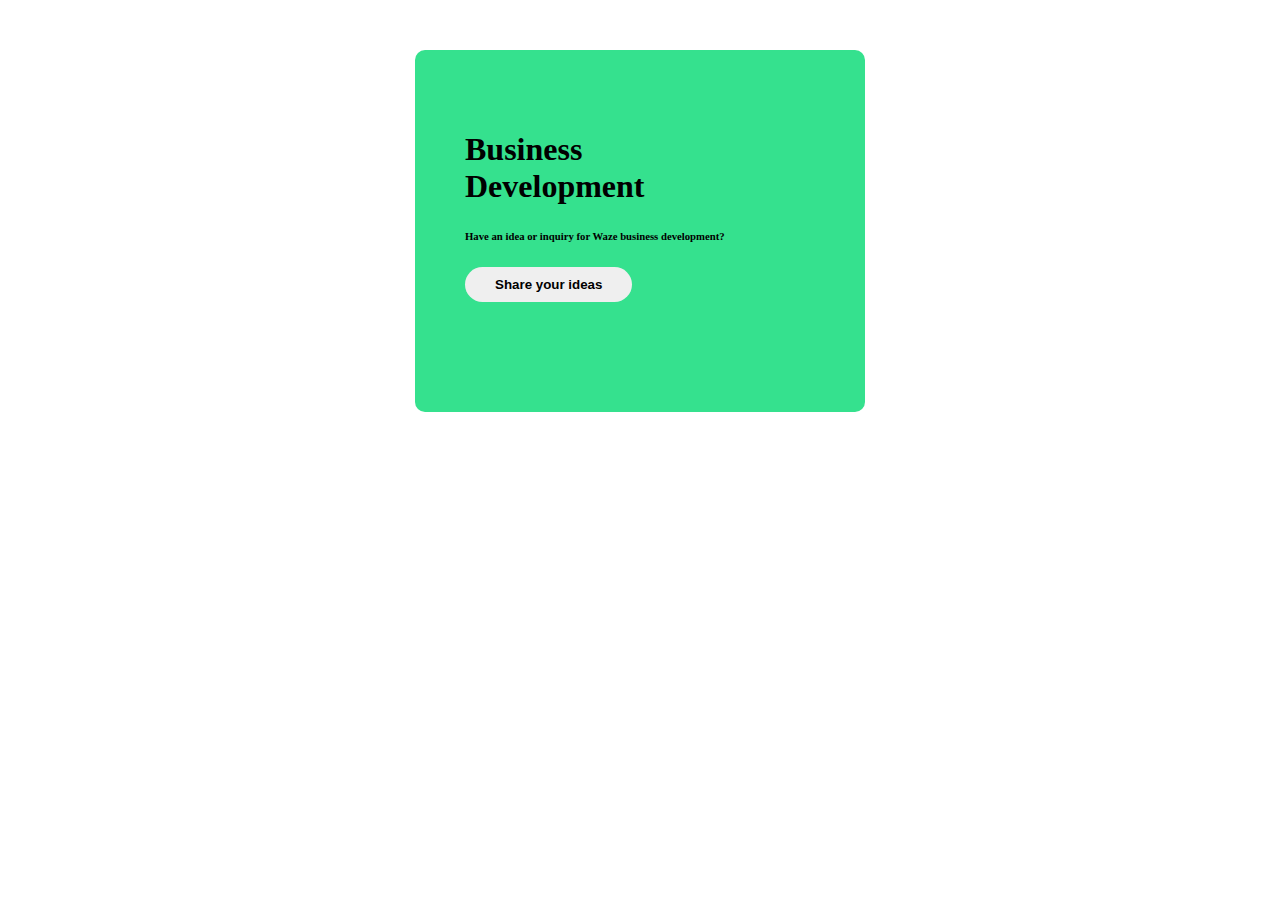
<file: BusinessDevPopup/index.html>
<!DOCTYPE html>
<html lang="en">
<head>
    <meta charset="UTF-8">
    <meta name="viewport" content="width=device-width, initial-scale=1.0">
    <title>Document</title>
    <link rel="stylesheet" href="style.css">
</head>
<body>
    <div class="box1">
        <h1>Business <br>Development</h1>
        <h6>Have an idea or inquiry for Waze business development?</h6>
        <button class="btn">Share your ideas </button>
    </div>
</body>
</html>
</file>
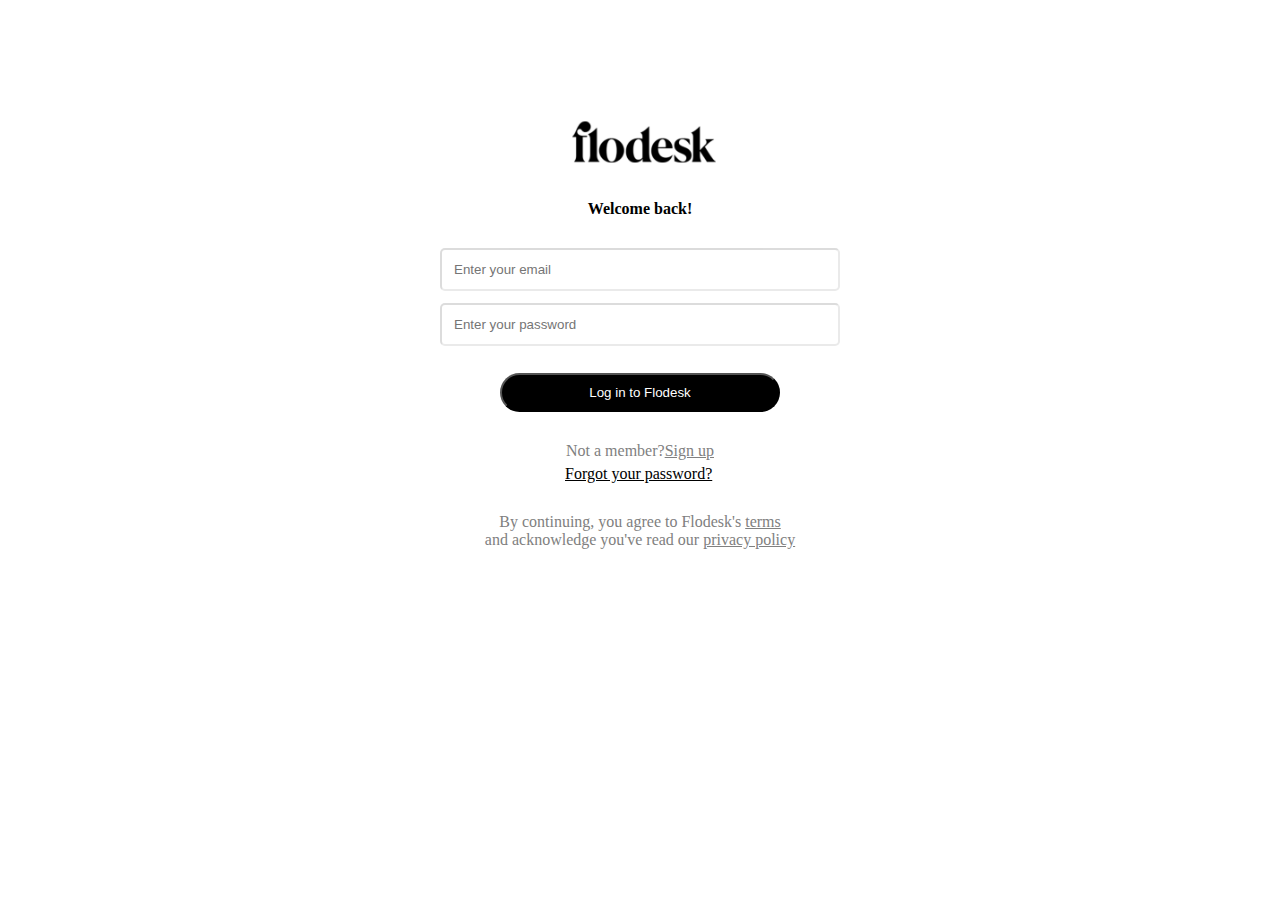
<file: Flodesk_loginpage/index.html>
<!DOCTYPE html>
<html lang="en">
<head>
    <meta charset="UTF-8">
    <meta name="viewport" content="width=device-width, initial-scale=1.0">
    <title>Login-page</title>
    <link rel="stylesheet" href="style.css">
</head>
<body>
    <div class="box">
        <img src="image.webp" class="image center">
        <p class="para center">Welcome back!</p>
        <input type="email" class="mail" placeholder="Enter your email">
        <input type="password" class="pwd" placeholder="Enter your password">
        <button class="btn center">Log in to Flodesk</button>
        <p class="sign light">Not a member?<a href=" ">Sign up</a></p>
        <a href=" " class="cen">Forgot your password?</a>
        <p class="sign light">By continuing, you agree to Flodesk's <a href=" ">terms</a><br>and acknowledge you've read our <a href=" ">privacy policy</a></p>

    </div>  
</body>
</html>
</file>
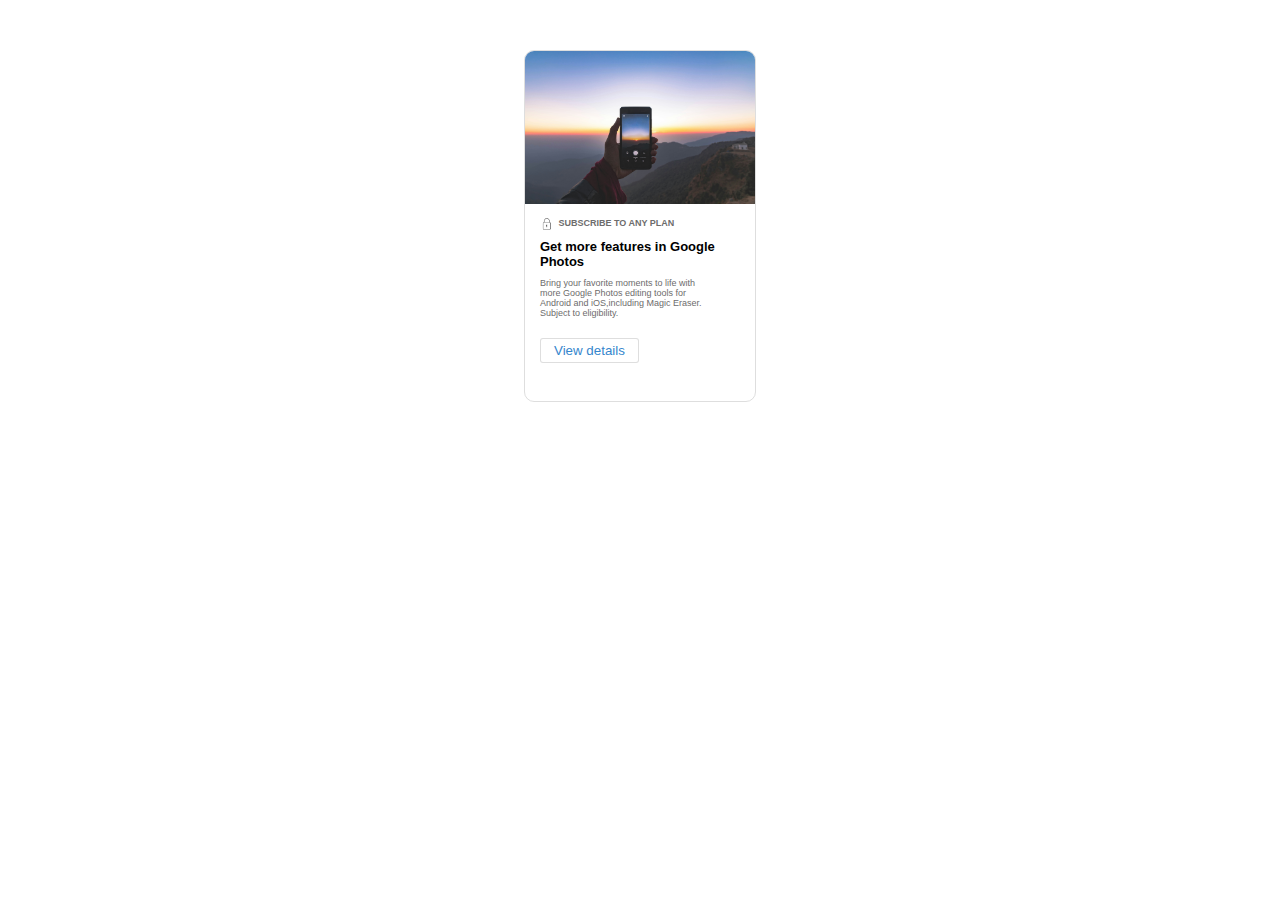
<file: GooglePhotosPopup/index.html>
<!DOCTYPE html>
<html lang="en">
<head>
    <meta charset="UTF-8">
    <meta name="viewport" content="width=device-width, initial-scale=1.0">
    <title>Google Photos</title>
    <link rel="stylesheet" href="style.css">
</head>
<body>
    <div class="box">
        <img src="photo.jpg" class="image">
        <div class="inner_box">
            <img src="lock.png" class="lock">
            <p class="para">SUBSCRIBE TO ANY PLAN</p>
        </div>
        <p class="features">Get more features in Google<br>Photos</p>
        <p class="lines">Bring your favorite moments to life with<br> more Google Photos editing tools for<br> Android and iOS,including Magic Eraser.<br>Subject to eligibility.</p>
        <button class="btn">View details</button>
    </div>
</body>
</html>
</file>
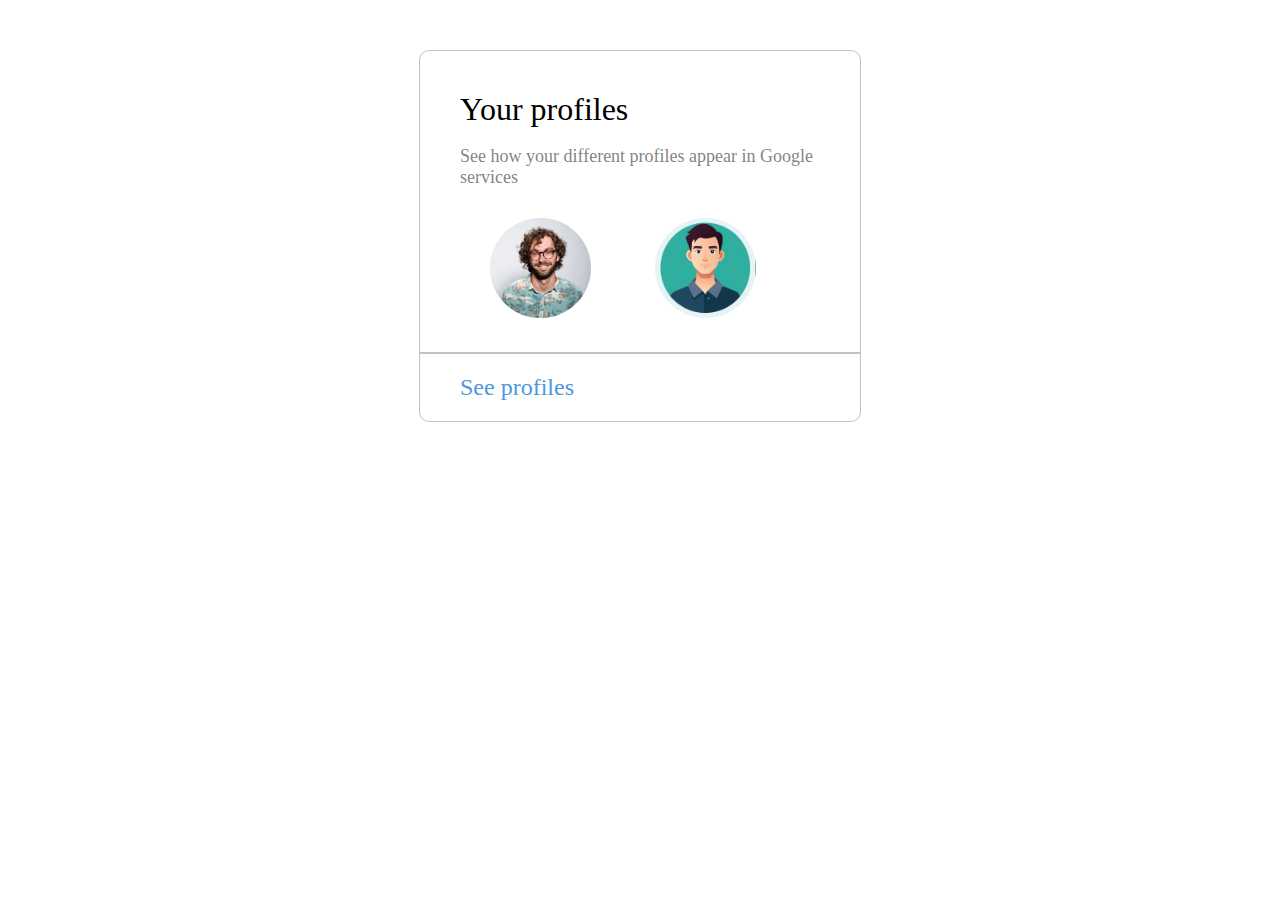
<file: Profile_googleservices/index.html>
<!DOCTYPE html>
<html lang="en">
<head>
    <meta charset="UTF-8">
    <meta name="viewport" content="width=device-width, initial-scale=1.0">
    <title>Profile</title>
    <link rel="stylesheet" href="style.css">
</head>
<body>
    <div class="box">
        <div class="first-box">
            <p class="para">Your profiles</p>
            <p class="lines">See how your different profiles appear in Google<br>services</p>
            <div class="inner-box">
                <img src="orig.png" class="image">
                <img src="anime.png" class="image">
            </div>
        </div>
        <div class="second-box">
            See profiles
        </div>
    </div>
</body>
</html>
</file>
<file: BusinessDevPopup/style.css>
.box1{
    border-radius: 10px;
    margin:50px auto;
    width:350px;
    padding:60px 50px;
    padding-bottom: 110px;
    font-family:Cambria, Cochin, Georgia, Times, 'Times New Roman', serif;
    background-color:rgb(53, 225, 142);
}
.btn{
    border:none;
    border-radius: 40px;
    padding: 10px 30px;
    font-weight: bold;
}
</file>
<file: Flodesk_loginpage/style.css>
.box{
    width:400px;
    margin:100px auto;
}
.center{
    display: block;
    margin-left: auto;
    margin-right: auto;
}
.image{
    height:100px;
}
a{
    color: inherit;
}
p{
    text-align: center;
    margin-bottom: 30px;
}
.para{
    font-weight: bold;
    margin-top: 0px;
}
.mail,
.pwd{
    width:100%;
    padding:12px;
    box-sizing: border-box;
    margin-bottom: 12px;
    border-color: rgba(128, 128, 128, 0.166);
    border-radius: 5px;
}
.cen{
    margin-left: 125px;
}
.sign{
    margin-top:30px;
    margin-bottom:5px;
}
.btn{
    width:70%;
    margin-top: 15px;
    background-color: black;
    color:white;
    padding:10px 30px;
    border-radius: 30px;
}
.light{
    color:rgb(128, 128, 128);
}
</file>
<file: GooglePhotosPopup/style.css>
.box{
    height:320px;
    width:230px;
    padding-bottom:30px;
    border:1px solid rgba(188, 187, 187, 0.485);
    border-radius: 10px;
    margin:50px auto;
    font-family:'Segoe UI', Tahoma, Geneva, Verdana, sans-serif;
}
.image{
    width:100%; 
    border-radius: 9px 9px 0px 0px;   
}
.inner_box{
    display:flex;
    margin-left:15px;
}
.lock{
    height: 17px;
    margin-top:7.5px;
}
.para{
    padding-left:4px;
    font-size:xx-small;
    font-weight: bold;
    color:rgb(109, 108, 108);
    margin:10px 0px 0px;
}
.features{
    padding-left:15px;
    font-size:small;
    font-weight: 600;  
    margin:6px 0px 5px;
}
.lines{
    margin-left:15px;
    font-size:xx-small;
    margin-bottom: 20px;
    color:rgb(109, 108, 108);
}
.btn{
    margin-left:15px;
    color: rgb(53, 134, 205);
    background-color: white;
    border:1px solid rgba(188, 187, 187, 0.485);
    padding:4px 13px;
    border-radius: 3px;
    margin-bottom: 50px;
}
</file>
<file: Profile_googleservices/style.css>
.first-box{
    width:400px;
    margin-top:50px;
    margin-left:auto;
    margin-right:auto;
    border:1px solid rgba(128, 128, 128, 0.49);
    border-radius:10px 10px 0px 0px;
    padding-left: 40px;
}
.image{
    height:100px;
    display:row;
    border-radius:100px;
    padding:30px;
}
.para{
    margin-top: 40px;
    font-size:xx-large;
    margin-bottom: 10px;
}
.lines{
    color:rgba(128, 128, 128, 0.968);
    margin-bottom:0px;
    font-size: large;
}
.second-box{
    width:400px;
    margin-left: auto;
    margin-right: auto;
    border:1px solid rgba(128, 128, 128, 0.49);
    border-radius:0px 0px 10px 10px;
    padding-left: 40px;
    padding-top:20px;
    padding-bottom: 20px;
    color:rgb(77, 151, 224);
    font-size: x-large;
}
</file>
